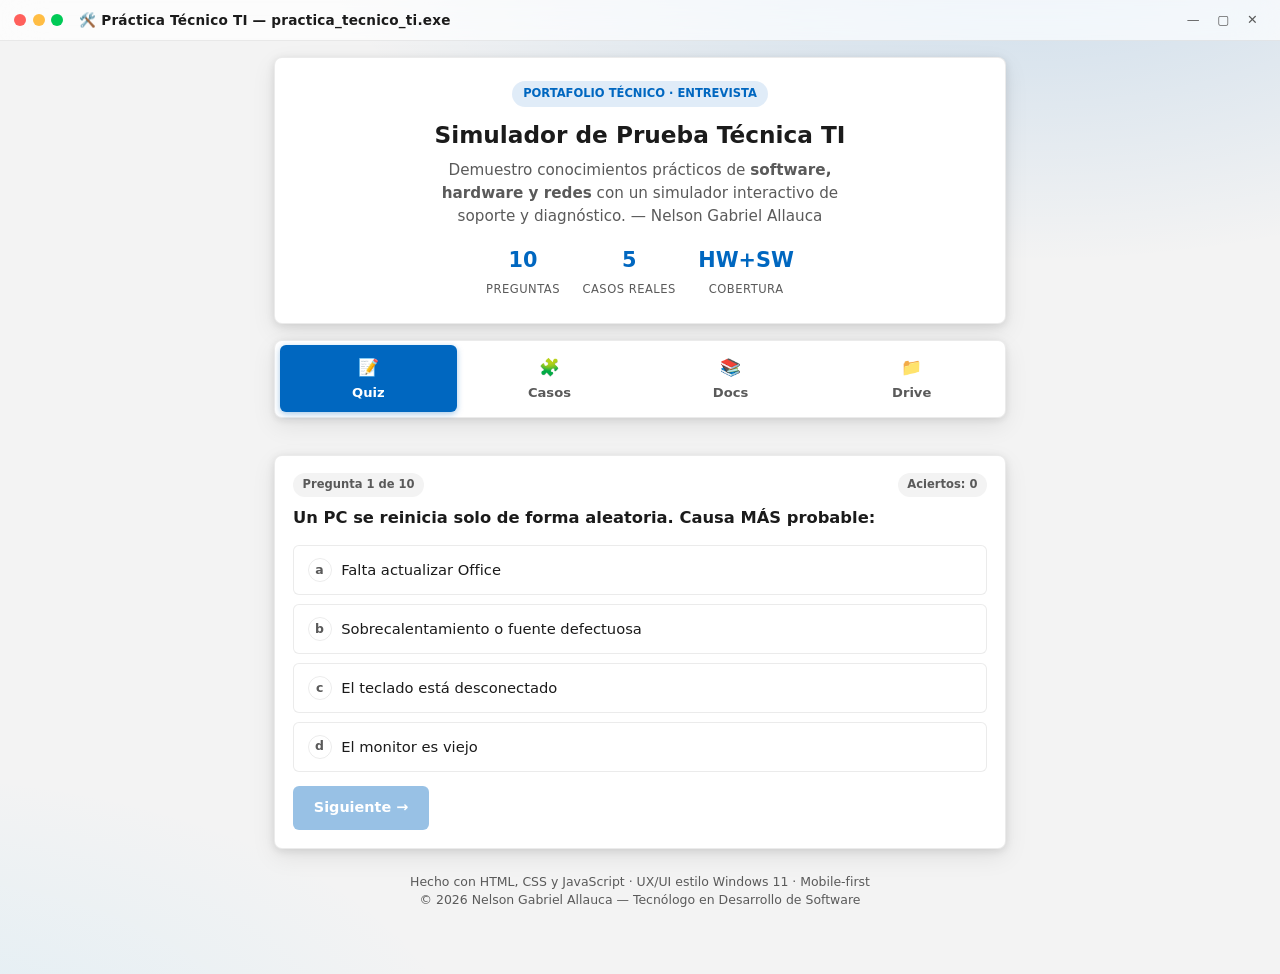
<file: index.html>
<!DOCTYPE html>
<html lang="es">
<head>
<meta charset="UTF-8">
<meta name="viewport" content="width=device-width, initial-scale=1.0">
<title>Práctica Técnico TI · Nelson Allauca</title>
<meta name="description" content="Simulador interactivo de prueba técnica TI: hardware, redes y troubleshooting. UX/UI estilo Windows 11, mobile-first.">
<style>
  /* ===== Tokens estilo Windows 11 (Fluent) ===== */
  :root{
    --accent:#0067c0;
    --accent-hover:#0078d4;
    --bg:#f3f3f3;
    --mica:rgba(255,255,255,.7);
    --card:#ffffff;
    --stroke:rgba(0,0,0,.08);
    --text:#1b1b1b;
    --text-soft:#5a5a5a;
    --ok:#0f7b0f;
    --err:#c42b1c;
    --radius:8px;
    --shadow:0 2px 8px rgba(0,0,0,.10),0 8px 24px rgba(0,0,0,.08);
    --font:"Segoe UI Variable","Segoe UI",system-ui,-apple-system,sans-serif;
  }
  @media (prefers-color-scheme:dark){
    :root{
      --bg:#202020;--mica:rgba(43,43,43,.7);--card:#2b2b2b;
      --stroke:rgba(255,255,255,.08);--text:#f3f3f3;--text-soft:#a9a9a9;
      --accent:#4cc2ff;--accent-hover:#60caff;--shadow:0 2px 8px rgba(0,0,0,.4),0 8px 24px rgba(0,0,0,.3);
    }
  }
  *{box-sizing:border-box;margin:0;padding:0}
  html{scroll-behavior:smooth}
  body{
    font-family:var(--font);color:var(--text);
    background:
      radial-gradient(1200px 600px at 80% -10%, rgba(0,103,192,.18), transparent 60%),
      radial-gradient(1000px 500px at -10% 110%, rgba(76,194,255,.12), transparent 60%),
      var(--bg);
    min-height:100vh;line-height:1.5;-webkit-font-smoothing:antialiased;
  }

  /* ===== Barra superior tipo ventana Windows ===== */
  .titlebar{
    position:sticky;top:0;z-index:20;display:flex;align-items:center;gap:.6rem;
    padding:.55rem .9rem;background:var(--mica);backdrop-filter:blur(20px) saturate(150%);
    border-bottom:1px solid var(--stroke);
  }
  .titlebar .dot{width:12px;height:12px;border-radius:50%}
  .traffic{display:flex;gap:.4rem;margin-right:.4rem}
  .traffic .min{background:#ffbd44}.traffic .max{background:#00ca56}.traffic .close{background:#ff605c}
  .titlebar h1{font-size:.85rem;font-weight:600;letter-spacing:.2px}
  .titlebar .spacer{flex:1}
  .winbtns{display:flex;gap:.1rem;color:var(--text-soft)}
  .winbtns span{padding:.1rem .5rem;border-radius:4px;font-size:.8rem}

  /* ===== Contenedor ===== */
  .wrap{max-width:760px;margin:0 auto;padding:1rem .9rem 4rem}

  /* ===== Hero ===== */
  .hero{
    background:var(--card);border:1px solid var(--stroke);border-radius:var(--radius);
    box-shadow:var(--shadow);padding:1.4rem 1.2rem;text-align:center;margin-bottom:1rem;
  }
  .hero .badge{
    display:inline-block;font-size:.72rem;font-weight:600;color:var(--accent);
    background:rgba(0,103,192,.12);padding:.25rem .7rem;border-radius:999px;margin-bottom:.7rem;
  }
  .hero h2{font-size:1.45rem;font-weight:700;margin-bottom:.4rem}
  .hero p{color:var(--text-soft);font-size:.95rem;max-width:46ch;margin:0 auto}
  .stats{display:flex;justify-content:center;gap:1.4rem;margin-top:1.1rem;flex-wrap:wrap}
  .stat strong{display:block;font-size:1.3rem;color:var(--accent)}
  .stat small{color:var(--text-soft);font-size:.72rem;text-transform:uppercase;letter-spacing:.5px}

  /* ===== Tabs segmentados (mobile-first) ===== */
  .tabs{
    display:flex;gap:.3rem;background:var(--card);border:1px solid var(--stroke);
    border-radius:var(--radius);padding:.3rem;margin-bottom:1rem;box-shadow:var(--shadow);
    position:sticky;top:50px;z-index:15;backdrop-filter:blur(20px);
  }
  .tab{
    flex:1;border:none;background:transparent;color:var(--text-soft);font:inherit;
    font-weight:600;font-size:.82rem;padding:.6rem .3rem;border-radius:6px;cursor:pointer;
    transition:all .15s;display:flex;flex-direction:column;align-items:center;gap:.15rem;
  }
  .tab .ic{font-size:1.05rem}
  .tab[aria-selected="true"]{background:var(--accent);color:#fff;box-shadow:0 2px 6px rgba(0,103,192,.35)}

  .panel{display:none;animation:fade .25s ease}
  .panel.active{display:block}
  @keyframes fade{from{opacity:0;transform:translateY(6px)}to{opacity:1;transform:none}}

  /* ===== Tarjetas ===== */
  .card{
    background:var(--card);border:1px solid var(--stroke);border-radius:var(--radius);
    box-shadow:var(--shadow);padding:1.1rem;margin-bottom:.9rem;
  }
  .qhead{display:flex;justify-content:space-between;align-items:center;margin-bottom:.6rem}
  .qhead .pill{font-size:.72rem;font-weight:600;color:var(--text-soft);background:var(--bg);padding:.2rem .6rem;border-radius:999px}
  .progress{height:5px;background:var(--bg);border-radius:999px;overflow:hidden;margin-bottom:1rem}
  .progress i{display:block;height:100%;background:linear-gradient(90deg,var(--accent),var(--accent-hover));width:0;transition:width .3s}
  .qtext{font-size:1.02rem;font-weight:600;margin-bottom:.9rem}

  .opt{
    display:block;width:100%;text-align:left;font:inherit;font-size:.92rem;
    background:var(--card);border:1.5px solid var(--stroke);border-radius:6px;
    padding:.75rem .85rem;margin-bottom:.55rem;cursor:pointer;color:var(--text);
    transition:all .12s;display:flex;align-items:center;gap:.6rem;
  }
  .opt:hover:not(:disabled){border-color:var(--accent);background:rgba(0,103,192,.05)}
  .opt .key{
    flex-shrink:0;width:24px;height:24px;border-radius:50%;border:1.5px solid var(--stroke);
    display:grid;place-items:center;font-size:.78rem;font-weight:700;color:var(--text-soft);
  }
  .opt.correct{border-color:var(--ok);background:rgba(15,123,15,.10)}
  .opt.correct .key{background:var(--ok);color:#fff;border-color:var(--ok)}
  .opt.wrong{border-color:var(--err);background:rgba(196,43,28,.10)}
  .opt.wrong .key{background:var(--err);color:#fff;border-color:var(--err)}
  .opt:disabled{cursor:default}
  .explain{
    font-size:.85rem;color:var(--text-soft);background:var(--bg);border-radius:6px;
    padding:.7rem .8rem;margin-top:.3rem;border-left:3px solid var(--accent);display:none;
  }
  .explain.show{display:block;animation:fade .2s}

  .btn{
    font:inherit;font-weight:600;font-size:.9rem;border:none;cursor:pointer;
    background:var(--accent);color:#fff;padding:.7rem 1.3rem;border-radius:6px;
    transition:all .15s;box-shadow:0 2px 6px rgba(0,103,192,.3);
  }
  .btn:hover{background:var(--accent-hover)}
  .btn.ghost{background:transparent;color:var(--accent);box-shadow:none;border:1.5px solid var(--accent)}
  .btn:disabled{opacity:.4;cursor:default;box-shadow:none}
  .row{display:flex;gap:.6rem;flex-wrap:wrap;align-items:center}

  /* ===== Resultado ===== */
  .result{text-align:center;padding:1.6rem 1.1rem}
  .result .score{font-size:2.6rem;font-weight:800;color:var(--accent)}
  .result .msg{color:var(--text-soft);margin:.5rem 0 1rem}

  /* ===== Casos / acordeón ===== */
  .case summary{
    list-style:none;cursor:pointer;display:flex;align-items:center;gap:.7rem;
    font-weight:600;font-size:.98rem;padding:.3rem 0;
  }
  .case summary::-webkit-details-marker{display:none}
  .case .tag{
    flex-shrink:0;font-size:.7rem;font-weight:700;color:#fff;background:var(--accent);
    padding:.25rem .55rem;border-radius:5px;letter-spacing:.3px;
  }
  .case summary .chev{margin-left:auto;color:var(--text-soft);transition:transform .2s}
  .case[open] summary .chev{transform:rotate(90deg)}
  .case .body{padding:.7rem 0 .2rem}
  .case .enun{font-size:.9rem;color:var(--text-soft);margin-bottom:.8rem}
  .steps{list-style:none;counter-reset:s}
  .steps li{
    counter-increment:s;position:relative;padding:.55rem .6rem .55rem 2.4rem;
    font-size:.88rem;margin-bottom:.4rem;background:var(--bg);border-radius:6px;
  }
  .steps li::before{
    content:counter(s);position:absolute;left:.55rem;top:50%;transform:translateY(-50%);
    width:22px;height:22px;border-radius:50%;background:var(--accent);color:#fff;
    display:grid;place-items:center;font-size:.72rem;font-weight:700;
  }

  /* ===== Bloque de código (origen Python) ===== */
  .codecard pre{
    background:#1e1e1e;color:#d4d4d4;border-radius:6px;padding:.9rem;overflow-x:auto;
    font-family:"Cascadia Code",Consolas,"Courier New",monospace;font-size:.78rem;line-height:1.55;
  }
  .codecard .cmt{color:#6a9955}.codecard .kw{color:#569cd6}.codecard .str{color:#ce9178}.codecard .fn{color:#dcdcaa}

  /* ===== Drive ===== */
  .drive{display:flex;align-items:center;gap:.9rem;flex-wrap:wrap}
  .drive .dico{
    width:42px;height:42px;border-radius:10px;flex-shrink:0;
    background:linear-gradient(135deg,#1da462,#ffcf00 60%,#4688f4);display:grid;place-items:center;
    color:#fff;font-weight:800;font-size:1.1rem;
  }
  .drive .info{flex:1;min-width:160px}
  .drive .info strong{display:block;font-size:.92rem}
  .drive .info small{color:var(--text-soft);font-size:.78rem}

  footer{text-align:center;color:var(--text-soft);font-size:.78rem;margin-top:1.5rem}
  a{color:var(--accent)}
  .h3{font-size:1.05rem;font-weight:700;margin-bottom:.2rem}
  .sub{color:var(--text-soft);font-size:.85rem;margin-bottom:.9rem}
</style>
</head>
<body>

<!-- Barra de ventana Windows 11 -->
<div class="titlebar">
  <div class="traffic">
    <span class="dot close"></span><span class="dot min"></span><span class="dot max"></span>
  </div>
  <h1>🛠️ Práctica Técnico TI — practica_tecnico_ti.exe</h1>
  <div class="spacer"></div>
  <div class="winbtns"><span>—</span><span>▢</span><span>✕</span></div>
</div>

<div class="wrap">

  <!-- Hero -->
  <section class="hero">
    <span class="badge">PORTAFOLIO TÉCNICO · ENTREVISTA</span>
    <h2>Simulador de Prueba Técnica TI</h2>
    <p>Demuestro conocimientos prácticos de <strong>software, hardware y redes</strong> con un simulador interactivo de soporte y diagnóstico. — Nelson Gabriel Allauca</p>
    <div class="stats">
      <div class="stat"><strong>10</strong><small>Preguntas</small></div>
      <div class="stat"><strong>5</strong><small>Casos reales</small></div>
      <div class="stat"><strong>HW+SW</strong><small>Cobertura</small></div>
    </div>
  </section>

  <!-- Tabs -->
  <div class="tabs" role="tablist">
    <button class="tab" id="t-quiz" role="tab" aria-selected="true" onclick="showTab('quiz')"><span class="ic">📝</span>Quiz</button>
    <button class="tab" id="t-casos" role="tab" aria-selected="false" onclick="showTab('casos')"><span class="ic">🧩</span>Casos</button>
    <button class="tab" id="t-docs" role="tab" aria-selected="false" onclick="showTab('docs')"><span class="ic">📚</span>Docs</button>
    <button class="tab" id="t-drive" role="tab" aria-selected="false" onclick="showTab('drive')"><span class="ic">📁</span>Drive</button>
  </div>

  <!-- PANEL QUIZ -->
  <section class="panel active" id="p-quiz">
    <div class="progress"><i id="bar"></i></div>
    <div class="card" id="quizCard"></div>
  </section>

  <!-- PANEL CASOS -->
  <section class="panel" id="p-casos">
    <div class="card">
      <div class="h3">Casos de troubleshooting</div>
      <div class="sub">Método de diagnóstico paso a paso — de lo simple a lo complejo. Toca cada caso para ver la solución modelo.</div>
      <div id="casosBox"></div>
    </div>
  </section>

  <!-- PANEL DOCUMENTACIÓN -->
  <section class="panel" id="p-docs">
    <div class="card">
      <div class="h3">Documentación de referencia</div>
      <div class="sub">Fuentes oficiales que consulto y aplico en soporte. Sirven para verificar procedimientos y respaldar cada decisión técnica.</div>
      <div id="docsBox"></div>
    </div>
    <div class="card">
      <div class="h3">Cómo trabajo un caso</div>
      <div class="sub">Mi método ante cualquier incidencia, alineado con buenas prácticas de soporte.</div>
      <ol class="steps" style="margin-top:.2rem">
        <li>Registrar el síntoma y reproducir el problema.</li>
        <li>Aislar por capas: físico → red → sistema → aplicación.</li>
        <li>Consultar la documentación oficial antes de aplicar cambios.</li>
        <li>Resolver de lo simple/barato a lo complejo.</li>
        <li>Verificar la solución y documentar para futuros casos.</li>
      </ol>
    </div>
  </section>

  <!-- PANEL DRIVE -->
  <section class="panel" id="p-drive">
    <div class="card">
      <div class="h3">Documento de respaldo</div>
      <div class="sub">Guía de estudio y CV técnico alojados en Google Drive.</div>
      <div class="drive">
        <div class="dico">▶</div>
        <div class="info">
          <strong>Documentación técnica — Nelson Allauca</strong>
          <small id="driveSub">Pega aquí el enlace de tu Drive cuando lo tengas.</small>
        </div>
        <a id="driveLink" class="btn" href="#" target="_blank" rel="noopener" style="display:none">Abrir en Drive</a>
      </div>
      <p style="margin-top:.9rem;font-size:.82rem;color:var(--text-soft)">
        💡 Cuando me pases el link, reemplazo <code>DRIVE_URL</code> en el código y el botón queda activo.
      </p>
    </div>
  </section>

  <footer>
    Hecho con HTML, CSS y JavaScript · UX/UI estilo Windows 11 · Mobile-first<br>
    © <span id="year"></span> Nelson Gabriel Allauca — Tecnólogo en Desarrollo de Software
  </footer>
</div>

<script>
/* ====== DATOS (portados de practica_tecnico_ti.py) ====== */
const QUIZ = [
  ["Un PC enciende (ventiladores giran) pero NO da imagen. ¿Cuál es la causa MENOS probable a revisar primero?",
   ["RAM mal asentada","Cable de video / monitor","Tarjeta de video","El disco duro está lleno"],3,
   "Si no hay imagen ni POST, el disco no influye. Se revisa RAM, video y conexiones del monitor."],
  ["¿Qué comando muestra la configuración de red COMPLETA en Windows?",
   ["ping","ipconfig /all","tracert","netstat"],1,
   "ipconfig /all muestra IP, máscara, gateway, DNS y MAC."],
  ["Sin internet pero con cable conectado. ¿PRIMER comando para descartar DNS vs conectividad?",
   ["ping 8.8.8.8","chkdsk","sfc /scannow","tasklist"],0,
   "ping a una IP prueba conectividad pura. Si responde por IP pero no por nombre, es DNS."],
  ["¿Cuál es el sistema de archivos típico de Windows?",
   ["EXT4","NTFS","APFS","FAT12"],1,
   "NTFS es el estándar de Windows moderno."],
  ["¿Qué ventaja principal tiene un SSD sobre un HDD?",
   ["Mayor capacidad siempre","Es más barato","Mucho mayor velocidad de lectura/escritura","No necesita energía"],2,
   "El SSD no tiene partes móviles: arranque y carga mucho más rápidos."],
  ["La norma de ponchado de cable de red más utilizada es:",
   ["T568B","RJ11","DDR4","HDMI"],0,
   "T568B es la norma de cableado más común para RJ45."],
  ["¿Qué hace el comando 'sfc /scannow'?",
   ["Formatea el disco","Repara archivos del sistema dañados","Renueva la IP","Lista procesos"],1,
   "System File Checker verifica y repara archivos del sistema."],
  ["Un PC se reinicia solo de forma aleatoria. Causa MÁS probable:",
   ["Falta actualizar Office","Sobrecalentamiento o fuente defectuosa","El teclado está desconectado","El monitor es viejo"],1,
   "Reinicios aleatorios suelen ser temperatura (limpieza/pasta) o fuente."],
  ["¿Qué protocolo asigna direcciones IP automáticamente?",
   ["DNS","DHCP","HTTP","FTP"],1,
   "DHCP asigna IP, máscara, gateway y DNS automáticamente."],
  ["Antes de formatear el equipo de un usuario, lo PRIMERO es:",
   ["Reiniciar el router","Respaldar la información del usuario","Cambiar la fuente","Actualizar la BIOS"],1,
   "Siempre respaldar datos antes de formatear: es irreversible."]
];

const CASOS = [
  ["CASO 1","PC LENTO","Un usuario reporta que su computador va MUY lento desde hace una semana. ¿Cómo lo diagnosticas?",
   ["Preguntar: ¿cuándo empezó?, ¿se instaló algo?, ¿hay mensajes?",
    "Revisar uso de CPU/RAM/disco en el Administrador de tareas.",
    "Revisar programas que arrancan con Windows (pestaña Inicio).",
    "Verificar espacio libre en disco (disco lleno = lentitud).",
    "Ejecutar análisis de antivirus (posible malware).",
    "Considerar migrar a SSD o ampliar RAM si el hardware es antiguo.",
    "Documentar lo realizado."]],
  ["CASO 2","SIN INTERNET","No tiene internet pero el cable está conectado y el led de red enciende. ¿Cómo lo diagnosticas?",
   ["Verificar conexión física y led del puerto/switch.",
    "ipconfig /all → ¿IP válida o una 169.254.x.x (sin DHCP)?",
    "ping 8.8.8.8 → prueba conectividad por IP.",
    "ping google.com → si falla aquí pero la IP responde, es DNS.",
    "ipconfig /release y /renew para renovar IP.",
    "ipconfig /flushdns si es problema de DNS.",
    "Probar otro cable/puerto; revisar el router si afecta a todos."]],
  ["CASO 3","NO ENCIENDE","Al pulsar el botón no pasa absolutamente nada. ¿Qué revisas y en qué orden?",
   ["Confirmar energía en el tomacorriente (probar otro equipo).",
    "Revisar cable de poder y el switch trasero de la fuente.",
    "Verificar el botón de encendido y sus conexiones a la placa.",
    "Probar/descartar la fuente de poder (causa muy común).",
    "Reasentar la RAM y conectores de poder de la placa.",
    "Ir de lo simple y barato a lo complejo."]],
  ["CASO 4","IMPRESORA EN RED","Instalar una impresora en red para varios usuarios. ¿Cómo procedes?",
   ["Obtener la IP de la impresora (panel o router).",
    "Verificar que impresora y PCs estén en la misma red.",
    "Agregar impresora → por TCP/IP → ingresar la IP.",
    "Instalar el driver correcto del modelo.",
    "Imprimir página de prueba para confirmar.",
    "Repetir/compartir en los demás equipos."]],
  ["CASO 5","PANTALLA AZUL (BSOD)","Pantallas azules frecuentes. ¿Cómo lo abordas?",
   ["Anotar el código/mensaje de error de la pantalla azul.",
    "Preguntar si se instaló hardware o drivers recientemente.",
    "Iniciar en Modo Seguro para aislar drivers/software.",
    "Probar la RAM (diagnóstico de memoria de Windows).",
    "Ejecutar chkdsk y sfc /scannow.",
    "Actualizar o revertir drivers sospechosos.",
    "Revisar temperatura si hay reinicios asociados."]]
];

/* ====== Documentación de referencia (fuentes oficiales) ====== */
const DOCS = [
  ["🪟","Soporte oficial de Microsoft","Guías paso a paso de Windows, errores y configuración.","https://support.microsoft.com/es-es/windows"],
  ["📘","Microsoft Learn","Cursos y rutas de Windows, redes y administración de sistemas.","https://learn.microsoft.com/es-es/"],
  ["⚙️","Comandos de red (ipconfig, ping…)","Referencia de comandos de Windows para diagnóstico de red.","https://learn.microsoft.com/es-es/windows-server/administration/windows-commands/ipconfig"],
  ["🟦","Códigos de pantalla azul (BSOD)","Listado y resolución de errores STOP de Windows.","https://learn.microsoft.com/es-es/windows-hardware/drivers/debugger/bug-check-code-reference2"],
  ["🌐","Cableado estructurado T568A/B","Estándar de ponchado RJ45 (referencia técnica).","https://es.wikipedia.org/wiki/TIA-568B"],
  ["🛡️","CompTIA A+ (fundamentos TI)","Temario de referencia para soporte de hardware y software.","https://www.comptia.org/es/certificaciones/a"]
];

/* ====== CONFIG DRIVE — reemplaza cuando tengas el enlace ====== */
const DRIVE_URL = "https://docs.google.com/document/d/1mAZR5m8ysaNrFzjN2aWm8MHA0fdmDD3y/edit?usp=drive_link&ouid=113999757384760933591&rtpof=true&sd=true";

/* ====== Navegación tabs ====== */
function showTab(name){
  document.querySelectorAll('.panel').forEach(p=>p.classList.remove('active'));
  document.querySelectorAll('.tab').forEach(t=>t.setAttribute('aria-selected','false'));
  document.getElementById('p-'+name).classList.add('active');
  document.getElementById('t-'+name).setAttribute('aria-selected','true');
  window.scrollTo({top:0,behavior:'smooth'});
}

/* ====== Lógica del Quiz ====== */
let order=[...QUIZ.keys()].sort(()=>Math.random()-.5);
let idx=0, aciertos=0, answered=false;
const letras=["a","b","c","d"];

function renderQuiz(){
  const card=document.getElementById('quizCard');
  document.getElementById('bar').style.width=(idx/QUIZ.length*100)+'%';
  if(idx>=QUIZ.length){ renderResult(); return; }
  const [preg,ops,correcta,expl]=QUIZ[order[idx]];
  answered=false;
  card.innerHTML=`
    <div class="qhead"><span class="pill">Pregunta ${idx+1} de ${QUIZ.length}</span><span class="pill">Aciertos: ${aciertos}</span></div>
    <div class="qtext">${preg}</div>
    <div id="opts">${ops.map((o,j)=>`
      <button class="opt" data-j="${j}" onclick="answer(${j},${correcta})">
        <span class="key">${letras[j]}</span><span>${o}</span>
      </button>`).join('')}</div>
    <div class="explain" id="exp"><strong>Explicación:</strong> ${expl}</div>
    <div class="row" style="margin-top:.9rem">
      <button class="btn" id="next" onclick="next()" disabled>Siguiente →</button>
    </div>`;
}
function answer(j,correcta){
  if(answered) return; answered=true;
  const btns=document.querySelectorAll('.opt');
  btns.forEach(b=>{ b.disabled=true;
    const k=+b.dataset.j;
    if(k===correcta) b.classList.add('correct');
    if(k===j && j!==correcta) b.classList.add('wrong');
  });
  if(j===correcta) aciertos++;
  document.getElementById('exp').classList.add('show');
  document.getElementById('next').disabled=false;
}
function next(){ idx++; renderQuiz(); }
function renderResult(){
  document.getElementById('bar').style.width='100%';
  const pct=Math.round(aciertos/QUIZ.length*100);
  let msg = pct===100?"¡Excelente, dominas los fundamentos!":
            pct>=60?"Bien, repasa los temas que fallaste.":
                    "Necesitas reforzar. Revisa la guía de estudio.";
  document.getElementById('quizCard').innerHTML=`
    <div class="result">
      <div class="score">${aciertos}/${QUIZ.length}</div>
      <div class="msg">${pct}% — ${msg}</div>
      <button class="btn" onclick="restart()">↻ Reintentar</button>
    </div>`;
}
function restart(){ order=[...QUIZ.keys()].sort(()=>Math.random()-.5); idx=0; aciertos=0; renderQuiz(); }

/* ====== Render Casos ====== */
function renderCasos(){
  document.getElementById('casosBox').innerHTML=CASOS.map(([n,t,enun,pasos],i)=>`
    <details class="case" ${i===0?'open':''} style="border-top:1px solid var(--stroke);padding:.7rem 0">
      <summary><span class="tag">${n}</span> ${t} <span class="chev">›</span></summary>
      <div class="body">
        <div class="enun">${enun}</div>
        <ol class="steps">${pasos.map(p=>`<li>${p}</li>`).join('')}</ol>
      </div>
    </details>`).join('');
}

/* ====== Render Docs ====== */
function renderDocs(){
  document.getElementById('docsBox').innerHTML=DOCS.map(([ic,t,d,url])=>`
    <a class="drive" href="${url}" target="_blank" rel="noopener"
       style="text-decoration:none;color:inherit;padding:.6rem 0;border-top:1px solid var(--stroke)">
      <div class="dico" style="background:var(--bg);color:var(--accent);font-size:1.2rem">${ic}</div>
      <div class="info"><strong>${t}</strong><small>${d}</small></div>
      <span class="chev" style="color:var(--accent);font-weight:700">↗</span>
    </a>`).join('');
}

/* ====== Drive ====== */
function initDrive(){
  if(DRIVE_URL){
    const a=document.getElementById('driveLink');
    a.href=DRIVE_URL; a.style.display='inline-block';
    document.getElementById('driveSub').textContent='Documento disponible — clic para abrir.';
  }
}

/* ====== Init ====== */
document.getElementById('year').textContent=new Date().getFullYear();
renderQuiz(); renderCasos(); renderDocs(); initDrive();
</script>
</body>
</html>
</file>
